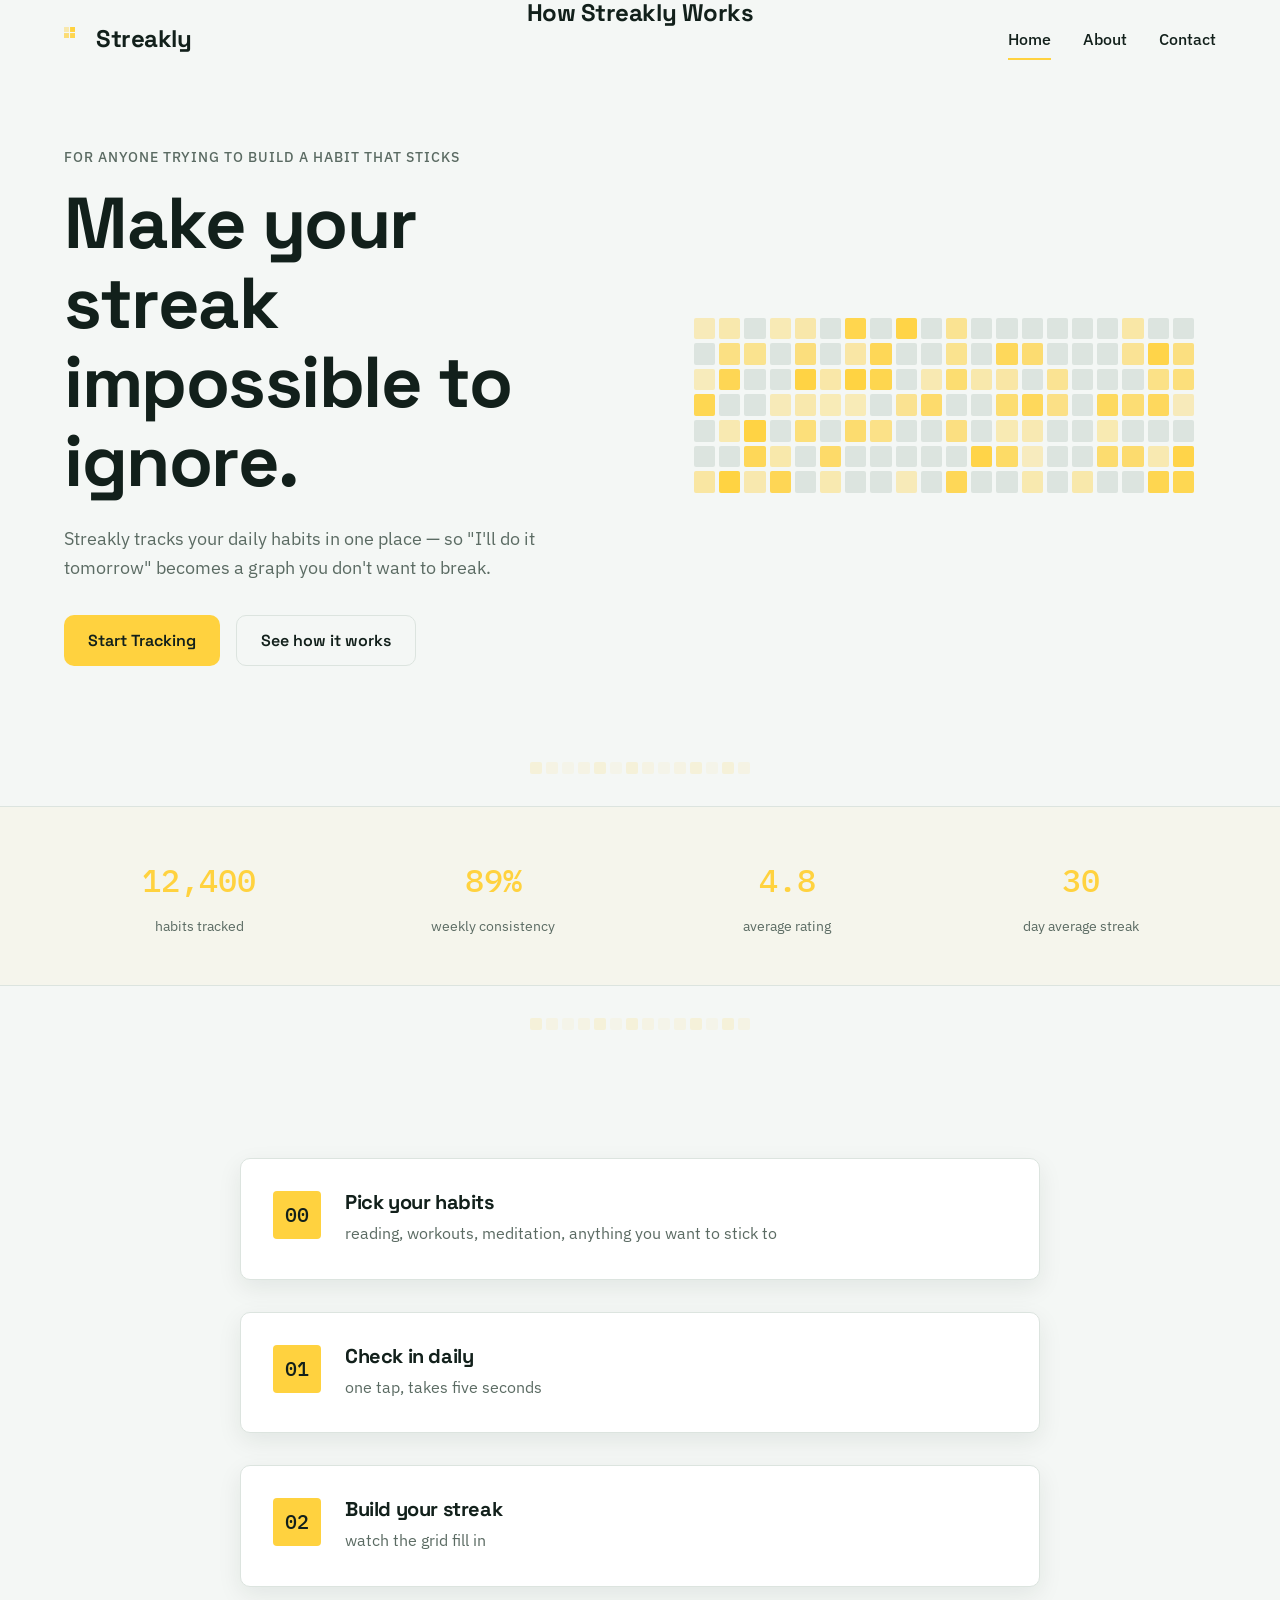
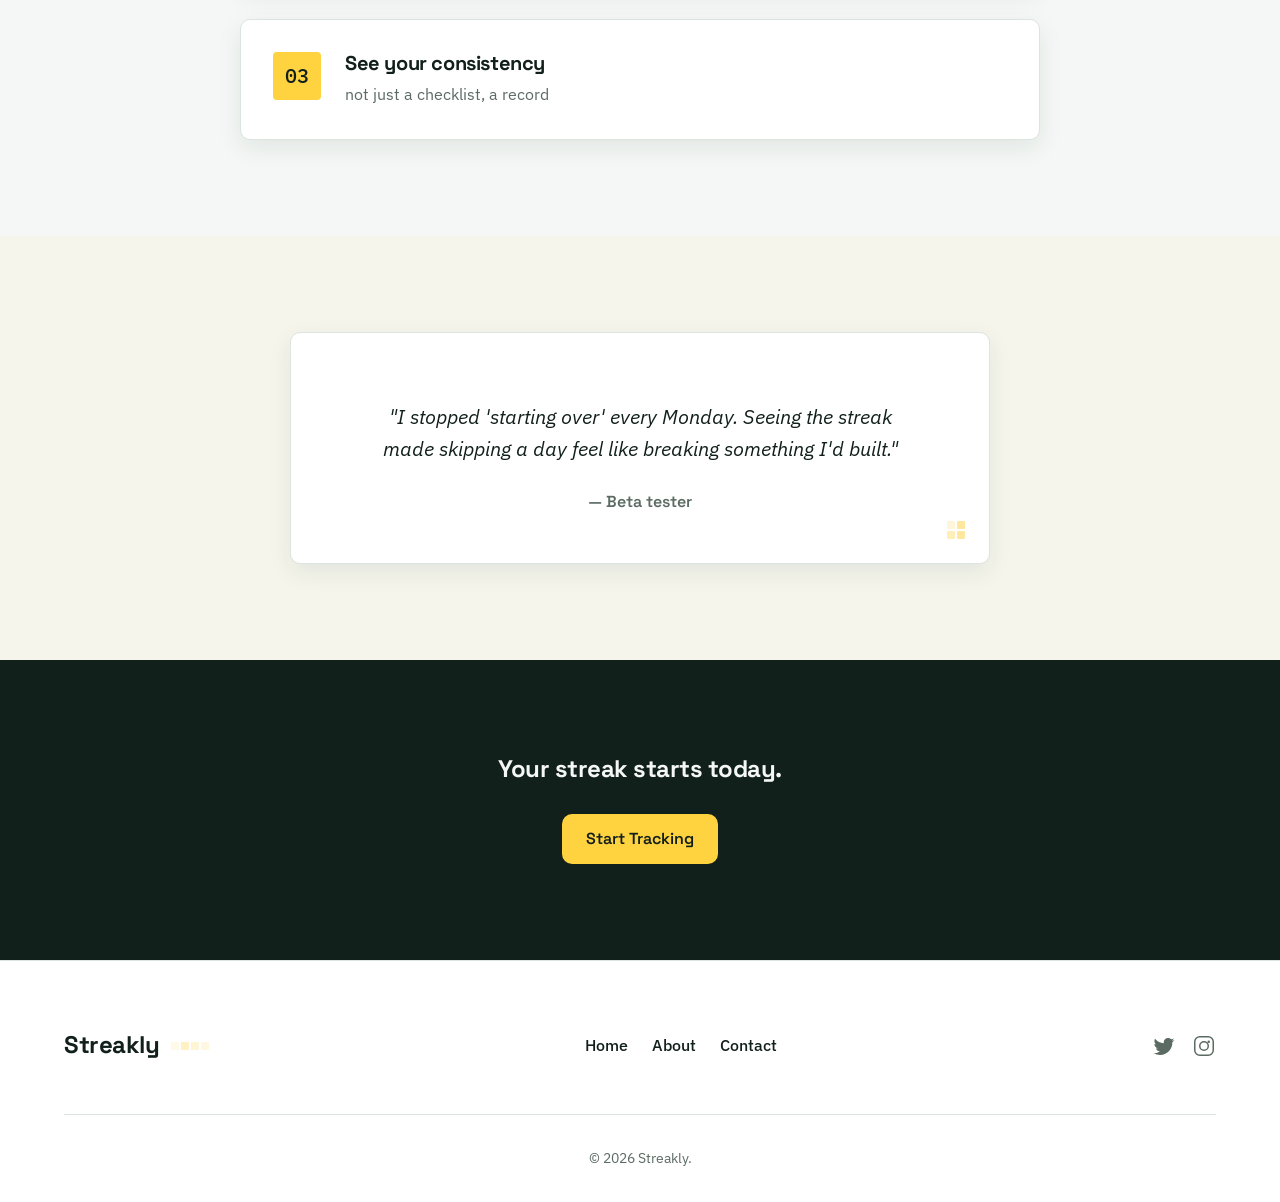
<file: index.html>
<!DOCTYPE html>
<html lang="en">
<head>
  <meta charset="UTF-8">
  <meta name="viewport" content="width=device-width, initial-scale=1.0">
  <title>Streakly | Make your streak impossible to ignore.</title>
  
  <link rel="preconnect" href="https://fonts.googleapis.com">
  <link rel="preconnect" href="https://fonts.gstatic.com" crossorigin>
  <link href="https://fonts.googleapis.com/css2?family=IBM+Plex+Mono:wght@400;500&family=IBM+Plex+Sans:wght@400;500&family=Space+Grotesk:wght@600;700&display=swap" rel="stylesheet">
  
  <link rel="stylesheet" href="css/style.css">
</head>
<body>

  <!-- Navigation -->
  <header>
    <div class="container nav-container">
      <a href="index.html" class="logo-wrap" aria-label="Streakly Home">
        <div class="logo-mark" aria-hidden="true">
          <svg viewBox="0 0 10 10" xmlns="http://www.w3.org/2000/svg">
            <rect x="0" y="0" width="4.5" height="4.5" style="fill: var(--signal); opacity: 0.4;" />
            <rect x="5.5" y="0" width="4.5" height="4.5" style="fill: var(--signal); opacity: 1;" />
            <rect x="0" y="5.5" width="4.5" height="4.5" style="fill: var(--signal); opacity: 0.7;" />
            <rect x="5.5" y="5.5" width="4.5" height="4.5" style="fill: var(--signal); opacity: 0.9;" />
          </svg>
        </div>
        Streakly
      </a>
      
      <nav class="nav-links">
        <a href="index.html" class="nav-link active">Home</a>
        <a href="about.html" class="nav-link">About</a>
        <a href="contact.html" class="nav-link">Contact</a>
      </nav>
      
      <button class="menu-toggle" aria-label="Toggle Menu" aria-expanded="false">
        <span class="hamburger-line"></span>
        <span class="hamburger-line"></span>
        <span class="hamburger-line"></span>
      </button>
    </div>
  </header>
  <div class="mobile-scrim"></div>

  <main>
    <!-- Hero Section -->
    <section class="hero">
      <div class="container hero-grid">
        <div class="hero-content">
          <span class="hero-eyebrow">For anyone trying to build a habit that sticks</span>
          <h1>
            Make your streak <span class="emphasis-wrap">impossible<svg viewBox="0 0 180 20" preserveAspectRatio="none"><path class="draw-line" d="M3,15 Q50,5 90,13 T177,10"></path></svg></span> to ignore.
          </h1>
          <p>Streakly tracks your daily habits in one place &mdash; so "I'll do it tomorrow" becomes a graph you don't want to break.</p>
          <div class="hero-actions">
            <a href="contact.html" class="btn btn-primary">Start Tracking</a>
            <a href="#how-it-works" class="btn btn-ghost">See how it works</a>
          </div>
        </div>
        
        <div class="hero-visual" aria-hidden="true">
          <!-- Spark Glyph for Beat 2 -->
          <svg class="spark-glyph" viewBox="0 0 24 24" xmlns="http://www.w3.org/2000/svg">
            <path d="M12 2L15 10L22 12L15 14L12 22L9 14L2 12L9 10L12 2Z" fill="currentColor"/>
          </svg>
          
          <div class="heatmap-grid">
            <!-- JS will populate the 7x20 grid here with <button> elements -->
          </div>
        </div>
      </div>
    </section>

    <!-- Motif: Section Divider -->
    <div class="section-divider" aria-hidden="true">
      <div class="motif-square"></div><div class="motif-square"></div><div class="motif-square"></div>
      <div class="motif-square"></div><div class="motif-square"></div><div class="motif-square"></div>
      <div class="motif-square"></div><div class="motif-square"></div><div class="motif-square"></div>
      <div class="motif-square"></div><div class="motif-square"></div><div class="motif-square"></div>
      <div class="motif-square"></div><div class="motif-square"></div>
    </div>

    <!-- Stats Ticker -->
    <!-- Placeholder sample data below -->
    <section class="stats-ticker">
      <div class="container stats-grid">
        <div class="stat-item">
          <span class="stat-number">12,400</span>
          <span class="stat-label">habits tracked</span>
        </div>
        <div class="stat-item">
          <span class="stat-number">89%</span>
          <span class="stat-label">weekly consistency</span>
        </div>
        <div class="stat-item">
          <span class="stat-number">4.8</span>
          <span class="stat-label">average rating</span>
        </div>
        <div class="stat-item">
          <span class="stat-number">30</span>
          <span class="stat-label">day average streak</span>
        </div>
      </div>
    </section>

    <!-- Motif: Section Divider -->
    <div class="section-divider" aria-hidden="true">
      <div class="motif-square"></div><div class="motif-square"></div><div class="motif-square"></div>
      <div class="motif-square"></div><div class="motif-square"></div><div class="motif-square"></div>
      <div class="motif-square"></div><div class="motif-square"></div><div class="motif-square"></div>
      <div class="motif-square"></div><div class="motif-square"></div><div class="motif-square"></div>
      <div class="motif-square"></div><div class="motif-square"></div>
    </div>

    <!-- How It Works Section -->
    <section id="how-it-works" class="how-it-works">
      <div class="container">
        <header class="section-header">
          <h2>How Streakly Works</h2>
        </header>
        
        <div class="steps-list">
          <div class="step-row">
            <div class="step-badge">00</div>
            <div class="step-content">
              <h3>Pick your habits</h3>
              <p>reading, workouts, meditation, anything you want to stick to</p>
            </div>
          </div>
          
          <div class="step-row">
            <div class="step-badge">01</div>
            <div class="step-content">
              <h3>Check in daily</h3>
              <p>one tap, takes five seconds</p>
            </div>
          </div>
          
          <div class="step-row">
            <div class="step-badge">02</div>
            <div class="step-content">
              <h3>Build your streak</h3>
              <p>watch the grid fill in</p>
            </div>
          </div>
          
          <div class="step-row">
            <div class="step-badge">03</div>
            <div class="step-content">
              <h3>See your consistency</h3>
              <p>not just a checklist, a record</p>
            </div>
          </div>
        </div>
      </div>
    </section>

    <!-- Testimonial Section -->
    <section class="testimonial">
      <div class="container">
        <div class="testimonial-card">
          <!-- Motif: Corner Cluster -->
          <div class="corner-cluster" aria-hidden="true">
            <div></div><div></div><div></div><div></div>
          </div>
          
          <!-- PLACEHOLDER: swap for a real user quote once available -->
          <blockquote class="testimonial-quote">
            "I stopped 'starting over' every Monday. Seeing the streak made skipping a day feel like breaking something I'd built."
          </blockquote>
          <div class="testimonial-author">&mdash; Beta tester</div>
        </div>
      </div>
    </section>

    <!-- Final CTA Band -->
    <section class="cta-band">
      <div class="container">
        <h2>Your streak starts today.</h2>
        <a href="contact.html" class="btn btn-primary">Start Tracking</a>
      </div>
    </section>
  </main>

  <!-- Footer -->
  <footer>
    <div class="container">
      <div class="footer-top">
        <div class="footer-logo-area">
          <a href="index.html" class="logo-wrap" aria-label="Streakly Home">
            Streakly
          </a>
          <div class="footer-grid-echo" aria-hidden="true">
            <div></div><div></div><div></div><div></div>
          </div>
        </div>
        
        <nav class="footer-links">
          <a href="index.html" class="nav-link">Home</a>
          <a href="about.html" class="nav-link">About</a>
          <a href="contact.html" class="nav-link">Contact</a>
        </nav>
        <div class="footer-social">
          <!-- Generic social icon placeholders -->
          <a href="#" class="social-icon" aria-label="Twitter">
            <svg viewBox="0 0 24 24" fill="currentColor" xmlns="http://www.w3.org/2000/svg">
              <path d="M22.46 6c-.77.35-1.6.58-2.46.69.88-.53 1.56-1.37 1.88-2.38-.83.5-1.75.85-2.72 1.05C18.37 4.5 17.26 4 16 4c-2.35 0-4.27 1.92-4.27 4.29 0 .34.04.67.11.98C8.28 9.09 5.11 7.38 3 4.79c-.37.63-.58 1.37-.58 2.15 0 1.49.75 2.81 1.91 3.56-.71 0-1.37-.2-1.95-.5v.03c0 2.08 1.48 3.82 3.44 4.21a4.22 4.22 0 0 1-1.93.07 4.28 4.28 0 0 0 4 2.98 8.521 8.521 0 0 1-5.33 1.84c-.34 0-.68-.02-1.02-.06C3.44 20.29 5.7 21 8.12 21 16 21 20.33 14.46 20.33 8.79c0-.19 0-.37-.01-.56.84-.6 1.56-1.36 2.14-2.23z"/>
            </svg>
          </a>
          <a href="#" class="social-icon" aria-label="Instagram">
            <svg viewBox="0 0 24 24" fill="currentColor" xmlns="http://www.w3.org/2000/svg">
              <path d="M7.75 2h8.5A5.75 5.75 0 0 1 22 7.75v8.5A5.75 5.75 0 0 1 16.25 22h-8.5A5.75 5.75 0 0 1 2 16.25v-8.5A5.75 5.75 0 0 1 7.75 2zm0 1.5c-2.347 0-4.25 1.903-4.25 4.25v8.5c0 2.347 1.903 4.25 4.25 4.25h8.5c2.347 0 4.25-1.903 4.25-4.25v-8.5c0-2.347-1.903-4.25-4.25-4.25h-8.5zM12 7a5 5 0 1 1 0 10 5 5 0 0 1 0-10zm0 1.5a3.5 3.5 0 1 0 0 7 3.5 3.5 0 0 0 0-7zm4.75-2a1.25 1.25 0 1 1 0 2.5 1.25 1.25 0 0 1 0-2.5z"/>
            </svg>
          </a>
        </div>
      </div>
      <div class="footer-bottom">
        &copy; 2026 Streakly.
      </div>
    </div>
  </footer>

  <script src="js/script.js"></script>
</body>
</html>
</file>
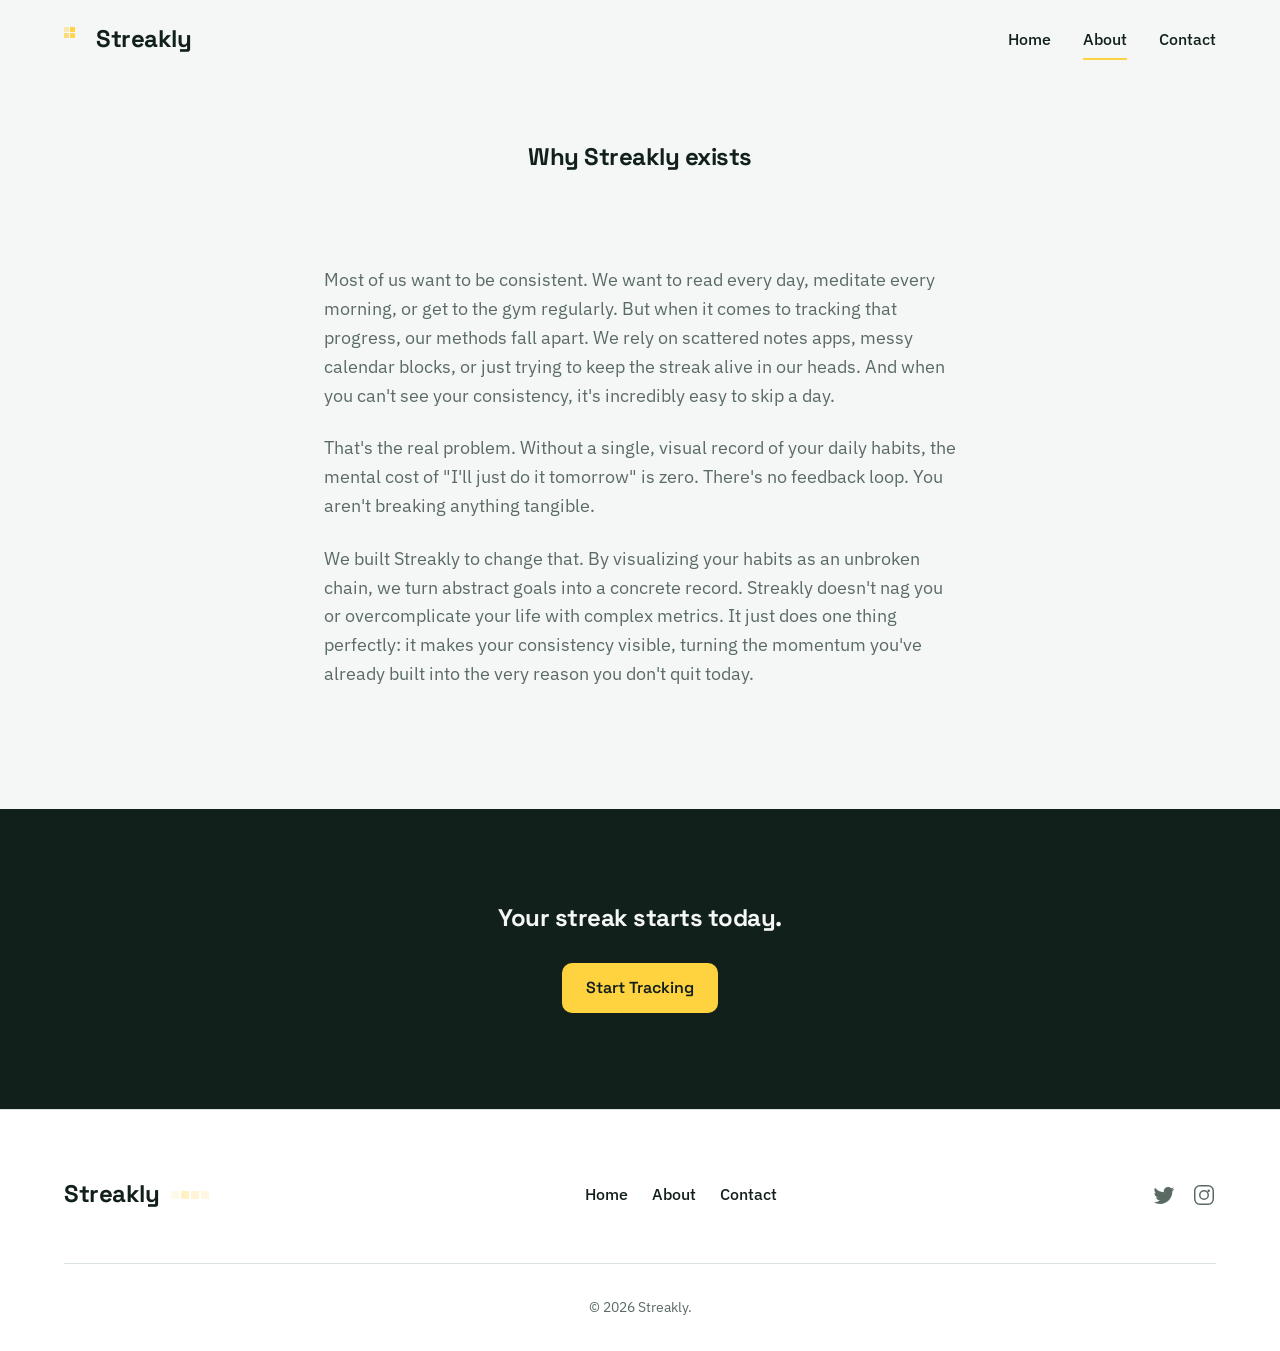
<file: about.html>
<!DOCTYPE html>
<html lang="en">
<head>
  <meta charset="UTF-8">
  <meta name="viewport" content="width=device-width, initial-scale=1.0">
  <title>About | Streakly</title>
  
  <link rel="preconnect" href="https://fonts.googleapis.com">
  <link rel="preconnect" href="https://fonts.gstatic.com" crossorigin>
  <link href="https://fonts.googleapis.com/css2?family=IBM+Plex+Mono:wght@400;500&family=IBM+Plex+Sans:wght@400;500&family=Space+Grotesk:wght@600;700&display=swap" rel="stylesheet">
  
  <link rel="stylesheet" href="css/style.css">
</head>
<body>

  <!-- Navigation -->
  <header>
    <div class="container nav-container">
      <a href="index.html" class="logo-wrap" aria-label="Streakly Home">
        <div class="logo-mark" aria-hidden="true">
          <svg viewBox="0 0 10 10" xmlns="http://www.w3.org/2000/svg">
            <rect x="0" y="0" width="4.5" height="4.5" style="fill: var(--signal); opacity: 0.4;" />
            <rect x="5.5" y="0" width="4.5" height="4.5" style="fill: var(--signal); opacity: 1;" />
            <rect x="0" y="5.5" width="4.5" height="4.5" style="fill: var(--signal); opacity: 0.7;" />
            <rect x="5.5" y="5.5" width="4.5" height="4.5" style="fill: var(--signal); opacity: 0.9;" />
          </svg>
        </div>
        Streakly
      </a>
      
      <nav class="nav-links">
        <a href="index.html" class="nav-link">Home</a>
        <a href="about.html" class="nav-link active">About</a>
        <a href="contact.html" class="nav-link">Contact</a>
      </nav>
      
      <button class="menu-toggle" aria-label="Toggle Menu" aria-expanded="false">
        <span class="hamburger-line"></span>
        <span class="hamburger-line"></span>
        <span class="hamburger-line"></span>
      </button>
    </div>
  </header>
  <div class="mobile-scrim"></div>

  <main>
    <section class="page-hero">
      <div class="container">
        <h1>Why Streakly exists</h1>
      </div>
    </section>

    <section class="content-section">
      <div class="container">
        <p>Most of us want to be consistent. We want to read every day, meditate every morning, or get to the gym regularly. But when it comes to tracking that progress, our methods fall apart. We rely on scattered notes apps, messy calendar blocks, or just trying to keep the streak alive in our heads. And when you can't see your consistency, it's incredibly easy to skip a day.</p>
        
        <p>That's the real problem. Without a single, visual record of your daily habits, the mental cost of "I'll just do it tomorrow" is zero. There's no feedback loop. You aren't breaking anything tangible.</p>
        
        <p>We built Streakly to change that. By visualizing your habits as an unbroken chain, we turn abstract goals into a concrete record. Streakly doesn't nag you or overcomplicate your life with complex metrics. It just does one thing perfectly: it makes your consistency visible, turning the momentum you've already built into the very reason you don't quit today.</p>
      </div>
    </section>
    
    <section class="cta-band">
      <div class="container">
        <h2>Your streak starts today.</h2>
        <a href="contact.html" class="btn btn-primary">Start Tracking</a>
      </div>
    </section>
  </main>

  <!-- Footer -->
  <footer>
    <div class="container">
      <div class="footer-top">
        <div class="footer-logo-area">
          <a href="index.html" class="logo-wrap" aria-label="Streakly Home">
            Streakly
          </a>
          <div class="footer-grid-echo" aria-hidden="true">
            <div></div><div></div><div></div><div></div>
          </div>
        </div>
        
        <nav class="footer-links">
          <a href="index.html" class="nav-link">Home</a>
          <a href="about.html" class="nav-link">About</a>
          <a href="contact.html" class="nav-link">Contact</a>
        </nav>
        <div class="footer-social">
          <a href="#" class="social-icon" aria-label="Twitter">
            <svg viewBox="0 0 24 24" fill="currentColor" xmlns="http://www.w3.org/2000/svg">
              <path d="M22.46 6c-.77.35-1.6.58-2.46.69.88-.53 1.56-1.37 1.88-2.38-.83.5-1.75.85-2.72 1.05C18.37 4.5 17.26 4 16 4c-2.35 0-4.27 1.92-4.27 4.29 0 .34.04.67.11.98C8.28 9.09 5.11 7.38 3 4.79c-.37.63-.58 1.37-.58 2.15 0 1.49.75 2.81 1.91 3.56-.71 0-1.37-.2-1.95-.5v.03c0 2.08 1.48 3.82 3.44 4.21a4.22 4.22 0 0 1-1.93.07 4.28 4.28 0 0 0 4 2.98 8.521 8.521 0 0 1-5.33 1.84c-.34 0-.68-.02-1.02-.06C3.44 20.29 5.7 21 8.12 21 16 21 20.33 14.46 20.33 8.79c0-.19 0-.37-.01-.56.84-.6 1.56-1.36 2.14-2.23z"/>
            </svg>
          </a>
          <a href="#" class="social-icon" aria-label="Instagram">
            <svg viewBox="0 0 24 24" fill="currentColor" xmlns="http://www.w3.org/2000/svg">
              <path d="M7.75 2h8.5A5.75 5.75 0 0 1 22 7.75v8.5A5.75 5.75 0 0 1 16.25 22h-8.5A5.75 5.75 0 0 1 2 16.25v-8.5A5.75 5.75 0 0 1 7.75 2zm0 1.5c-2.347 0-4.25 1.903-4.25 4.25v8.5c0 2.347 1.903 4.25 4.25 4.25h8.5c2.347 0 4.25-1.903 4.25-4.25v-8.5c0-2.347-1.903-4.25-4.25-4.25h-8.5zM12 7a5 5 0 1 1 0 10 5 5 0 0 1 0-10zm0 1.5a3.5 3.5 0 1 0 0 7 3.5 3.5 0 0 0 0-7zm4.75-2a1.25 1.25 0 1 1 0 2.5 1.25 1.25 0 0 1 0-2.5z"/>
            </svg>
          </a>
        </div>
      </div>
      <div class="footer-bottom">
        &copy; 2026 Streakly.
      </div>
    </div>
  </footer>

  <script src="js/script.js"></script>
</body>
</html>
</file>
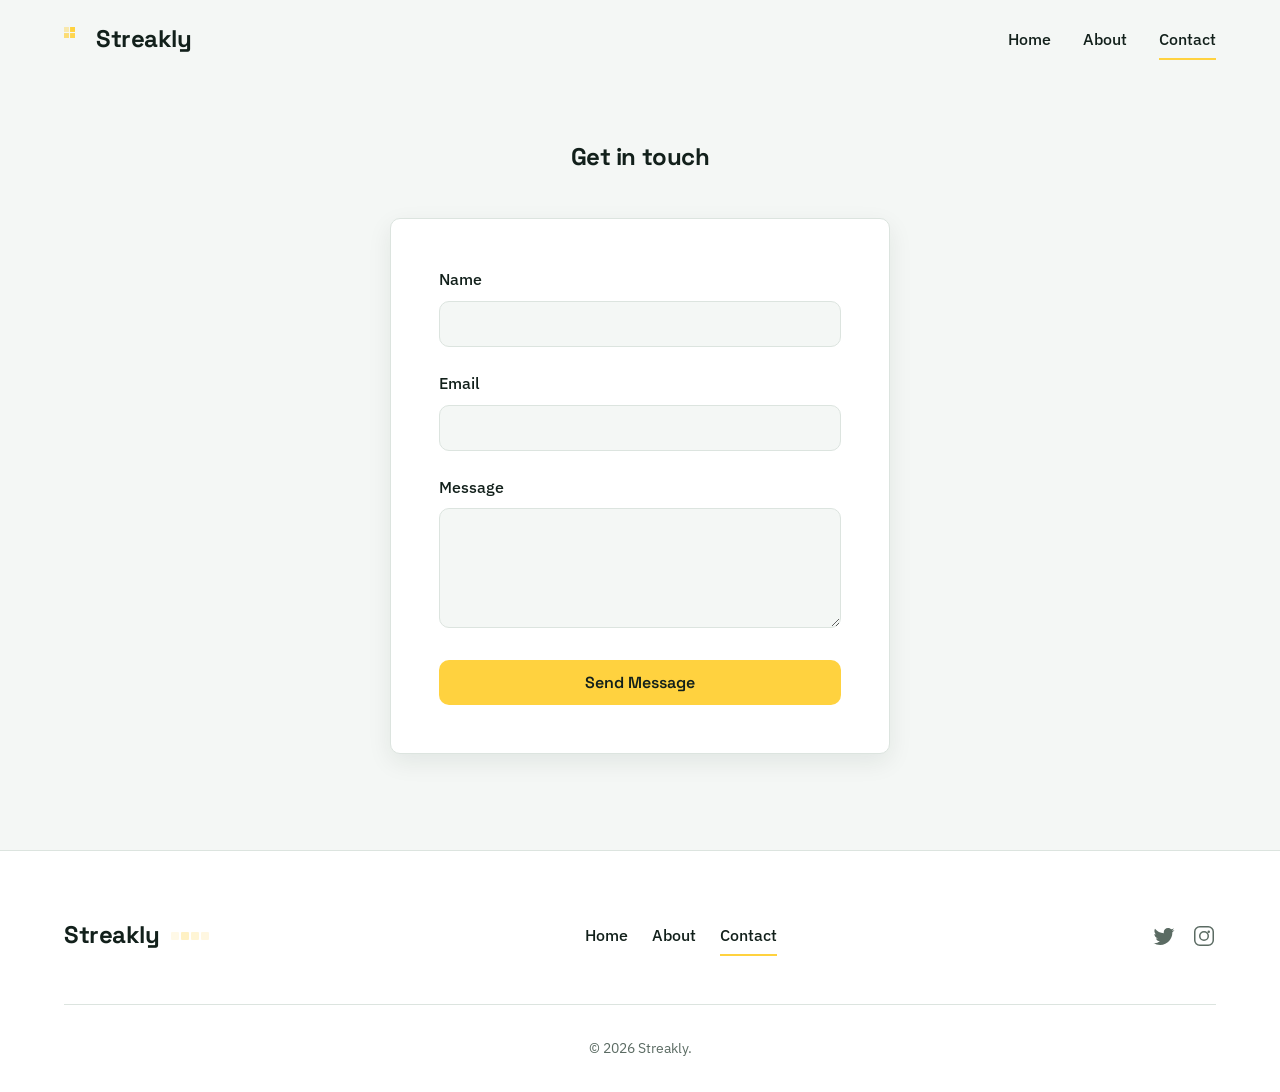
<file: contact.html>
<!DOCTYPE html>
<html lang="en">
<head>
  <meta charset="UTF-8">
  <meta name="viewport" content="width=device-width, initial-scale=1.0">
  <title>Contact | Streakly</title>
  
  <link rel="preconnect" href="https://fonts.googleapis.com">
  <link rel="preconnect" href="https://fonts.gstatic.com" crossorigin>
  <link href="https://fonts.googleapis.com/css2?family=IBM+Plex+Mono:wght@400;500&family=IBM+Plex+Sans:wght@400;500&family=Space+Grotesk:wght@600;700&display=swap" rel="stylesheet">
  
  <link rel="stylesheet" href="css/style.css">
</head>
<body>

  <!-- Navigation -->
  <header>
    <div class="container nav-container">
      <a href="index.html" class="logo-wrap" aria-label="Streakly Home">
        <div class="logo-mark" aria-hidden="true">
          <svg viewBox="0 0 10 10" xmlns="http://www.w3.org/2000/svg">
            <rect x="0" y="0" width="4.5" height="4.5" style="fill: var(--signal); opacity: 0.4;" />
            <rect x="5.5" y="0" width="4.5" height="4.5" style="fill: var(--signal); opacity: 1;" />
            <rect x="0" y="5.5" width="4.5" height="4.5" style="fill: var(--signal); opacity: 0.7;" />
            <rect x="5.5" y="5.5" width="4.5" height="4.5" style="fill: var(--signal); opacity: 0.9;" />
          </svg>
        </div>
        Streakly
      </a>
      
      <nav class="nav-links">
        <a href="index.html" class="nav-link">Home</a>
        <a href="about.html" class="nav-link">About</a>
        <a href="contact.html" class="nav-link active">Contact</a>
      </nav>
      
      <button class="menu-toggle" aria-label="Toggle Menu" aria-expanded="false">
        <span class="hamburger-line"></span>
        <span class="hamburger-line"></span>
        <span class="hamburger-line"></span>
      </button>
    </div>
  </header>
  <div class="mobile-scrim"></div>

  <main>
    <section class="page-hero">
      <div class="container">
        <h1>Get in touch</h1>
      </div>
    </section>

    <section class="content-section" style="padding-top: 0;">
      <div class="container">
        <div class="contact-form-container">
          <div class="form-success" role="alert" aria-live="polite">
            Thank you! Your message has been sent. We'll be in touch soon.
          </div>
          
          <form id="contactForm" novalidate>
            <div class="form-group">
              <label for="name" class="form-label">Name</label>
              <input type="text" id="name" name="name" class="form-control" required aria-required="true">
            </div>
            
            <div class="form-group">
              <label for="email" class="form-label">Email</label>
              <input type="email" id="email" name="email" class="form-control" required aria-required="true">
            </div>
            
            <div class="form-group">
              <label for="message" class="form-label">Message</label>
              <textarea id="message" name="message" class="form-control" required aria-required="true"></textarea>
            </div>
            
            <button type="submit" class="btn btn-primary" style="width: 100%;">Send Message</button>
          </form>
        </div>
      </div>
    </section>
  </main>

  <!-- Footer -->
  <footer>
    <div class="container">
      <div class="footer-top">
        <div class="footer-logo-area">
          <a href="index.html" class="logo-wrap" aria-label="Streakly Home">
            Streakly
          </a>
          <div class="footer-grid-echo" aria-hidden="true">
            <div></div><div></div><div></div><div></div>
          </div>
        </div>
        
        <nav class="footer-links">
          <a href="index.html" class="nav-link">Home</a>
          <a href="about.html" class="nav-link">About</a>
          <a href="contact.html" class="nav-link active">Contact</a>
        </nav>
        <div class="footer-social">
          <a href="#" class="social-icon" aria-label="Twitter">
            <svg viewBox="0 0 24 24" fill="currentColor" xmlns="http://www.w3.org/2000/svg">
              <path d="M22.46 6c-.77.35-1.6.58-2.46.69.88-.53 1.56-1.37 1.88-2.38-.83.5-1.75.85-2.72 1.05C18.37 4.5 17.26 4 16 4c-2.35 0-4.27 1.92-4.27 4.29 0 .34.04.67.11.98C8.28 9.09 5.11 7.38 3 4.79c-.37.63-.58 1.37-.58 2.15 0 1.49.75 2.81 1.91 3.56-.71 0-1.37-.2-1.95-.5v.03c0 2.08 1.48 3.82 3.44 4.21a4.22 4.22 0 0 1-1.93.07 4.28 4.28 0 0 0 4 2.98 8.521 8.521 0 0 1-5.33 1.84c-.34 0-.68-.02-1.02-.06C3.44 20.29 5.7 21 8.12 21 16 21 20.33 14.46 20.33 8.79c0-.19 0-.37-.01-.56.84-.6 1.56-1.36 2.14-2.23z"/>
            </svg>
          </a>
          <a href="#" class="social-icon" aria-label="Instagram">
            <svg viewBox="0 0 24 24" fill="currentColor" xmlns="http://www.w3.org/2000/svg">
              <path d="M7.75 2h8.5A5.75 5.75 0 0 1 22 7.75v8.5A5.75 5.75 0 0 1 16.25 22h-8.5A5.75 5.75 0 0 1 2 16.25v-8.5A5.75 5.75 0 0 1 7.75 2zm0 1.5c-2.347 0-4.25 1.903-4.25 4.25v8.5c0 2.347 1.903 4.25 4.25 4.25h8.5c2.347 0 4.25-1.903 4.25-4.25v-8.5c0-2.347-1.903-4.25-4.25-4.25h-8.5zM12 7a5 5 0 1 1 0 10 5 5 0 0 1 0-10zm0 1.5a3.5 3.5 0 1 0 0 7 3.5 3.5 0 0 0 0-7zm4.75-2a1.25 1.25 0 1 1 0 2.5 1.25 1.25 0 0 1 0-2.5z"/>
            </svg>
          </a>
        </div>
      </div>
      <div class="footer-bottom">
        &copy; 2026 Streakly.
      </div>
    </div>
  </footer>

  <script src="js/script.js"></script>
</body>
</html>
</file>
<file: css/style.css>
/* ==========================================================================
   Design Tokens
   ========================================================================== */
:root {
  /* Colors */
  --paper: #F4F7F5;
  --paper-tint: color-mix(in srgb, var(--signal) 5%, var(--paper));
  --surface: #FFFFFF;
  --ink: #12201B;
  --ink-muted: #5B6B63;
  --signal: #FFD23F;
  --border: #DCE4DF;

  /* Spacing Scale */
  --s-4: 4px;
  --s-8: 8px;
  --s-12: 12px;
  --s-16: 16px;
  --s-24: 24px;
  --s-32: 32px;
  --s-48: 48px;
  --s-64: 64px;
  --s-96: 96px;
  --s-128: 128px;

  /* Typography */
  --font-display: 'Space Grotesk', sans-serif;
  --font-body: 'IBM Plex Sans', sans-serif;
  --font-mono: 'IBM Plex Mono', monospace;

  /* Borders & Shadows */
  --radius: 10px;
  --shadow: 0 8px 24px rgba(18, 32, 27, 0.08);

  /* Nav layout config */
  --nav-height: 80px;
}

/* Fallback for browsers lacking color-mix support */
@supports not (color: color-mix(in srgb, red 10%, blue)) {
  :root {
    --paper-tint: #F7F4E9;
  }
}

/* ==========================================================================
   Reset & Base Styles
   ========================================================================== */
*, *::before, *::after {
  box-sizing: border-box;
}

body {
  margin: 0;
  padding: 0;
  font-family: var(--font-body);
  color: var(--ink);
  background-color: var(--paper);
  line-height: 1.6;
  overflow-x: hidden;
  transition: opacity 0.2s ease-out; /* Page cross-fade base */
}

body.fade-out {
  opacity: 0;
}

h1, h2, h3, h4, h5, h6 {
  margin: 0;
  font-family: var(--font-display);
  font-weight: 700;
  line-height: 1.1;
  color: var(--ink);
  letter-spacing: -0.02em;
}

p {
  margin: 0 0 var(--s-16);
  color: var(--ink-muted);
}

a {
  color: inherit;
  text-decoration: none;
}

ul {
  list-style: none;
  padding: 0;
  margin: 0;
}

img, svg {
  display: block;
  max-width: 100%;
}

/* Visible keyboard focus outline */
:focus-visible {
  outline: 2px solid var(--signal);
  outline-offset: 2px;
}

/* Ensure custom buttons also show focus cleanly */
button:focus-visible {
  outline: 2px solid var(--signal);
  outline-offset: 2px;
}

.container {
  width: 100%;
  max-width: 1200px;
  margin: 0 auto;
  padding: 0 var(--s-24);
}

/* ==========================================================================
   Buttons
   ========================================================================== */
.btn {
  position: relative;
  display: inline-flex;
  align-items: center;
  justify-content: center;
  padding: var(--s-12) var(--s-24);
  border-radius: var(--radius);
  font-family: var(--font-display);
  font-weight: 600;
  font-size: 1rem;
  cursor: pointer;
  border: none;
  transition: transform 0.2s ease, opacity 0.2s ease, color 0.3s ease;
  overflow: hidden;
  letter-spacing: normal;
}

.btn:active {
  transform: scale(0.98);
}

.btn-primary {
  background-color: var(--signal);
  color: var(--ink);
  z-index: 1;
}

.btn-primary::before {
  content: '';
  position: absolute;
  top: 0;
  left: -100%;
  width: 100%;
  height: 100%;
  background-color: rgba(255, 255, 255, 0.3);
  border-radius: 2px; /* sweep square motif */
  transition: transform 0.4s cubic-bezier(0.16, 1, 0.3, 1);
  transform: translateX(0);
  z-index: -1;
}

.btn-primary:hover::before {
  transform: translateX(100%);
}

.btn-ghost {
  background-color: transparent;
  color: var(--ink);
  border: 1px solid var(--border);
}

.btn-ghost:hover {
  background-color: rgba(18, 32, 27, 0.05);
}

/* ==========================================================================
   Navigation
   ========================================================================== */
header {
  position: fixed;
  top: 0;
  left: 0;
  width: 100%;
  height: var(--nav-height);
  z-index: 100;
  transition: background-color 0.25s ease, backdrop-filter 0.25s ease, border-bottom 0.25s ease;
  background-color: transparent;
  border-bottom: 1px solid transparent;
}

header.scrolled {
  background-color: rgba(255, 255, 255, 0.92);
  backdrop-filter: blur(12px);
  -webkit-backdrop-filter: blur(12px);
  border-bottom: 1px solid var(--border);
}

.nav-container {
  display: flex;
  align-items: center;
  justify-content: space-between;
  height: 100%;
}

.logo-wrap {
  display: flex;
  align-items: center;
  gap: var(--s-8);
  font-family: var(--font-display);
  font-weight: 700;
  font-size: 1.5rem;
  letter-spacing: -0.02em;
}

.logo-mark {
  width: 24px;
  height: 24px;
  display: grid;
  grid-template-columns: 1fr 1fr;
  grid-template-rows: 1fr 1fr;
  gap: 2px;
}

.logo-mark rect {
  fill: var(--signal);
}

/* Desktop Nav Links */
.nav-links {
  display: flex;
  gap: var(--s-32);
}

.nav-link {
  position: relative;
  font-weight: 500;
  padding: var(--s-8) 0;
  transition: color 0.2s ease;
}

.nav-link:hover {
  color: var(--ink);
}

.nav-link::after {
  content: '';
  position: absolute;
  bottom: 0;
  left: 0;
  width: 100%;
  height: 2px;
  background-color: var(--signal);
  transform: scaleX(0);
  transform-origin: center;
  transition: transform 0.2s ease;
}

.nav-link:hover::after,
.nav-link.active::after {
  transform: scaleX(1);
}

/* Mobile Nav / Hamburger */
.menu-toggle {
  display: none;
  background: none;
  border: none;
  padding: var(--s-8);
  cursor: pointer;
  z-index: 101;
}

.hamburger-line {
  display: block;
  width: 24px;
  height: 2px;
  background-color: var(--ink);
  margin: 5px 0;
  transition: transform 0.3s ease, opacity 0.3s ease;
}

.menu-toggle.is-active .hamburger-line:nth-child(1) {
  transform: translateY(7px) rotate(45deg);
}
.menu-toggle.is-active .hamburger-line:nth-child(2) {
  opacity: 0;
}
.menu-toggle.is-active .hamburger-line:nth-child(3) {
  transform: translateY(-7px) rotate(-45deg);
}

.mobile-scrim {
  display: none;
  position: fixed;
  inset: 0;
  background-color: rgba(18, 32, 27, 0.4);
  z-index: 99;
  opacity: 0;
  transition: opacity 0.3s ease;
  pointer-events: none;
}

.mobile-scrim.is-active {
  opacity: 1;
  pointer-events: auto;
}

/* ==========================================================================
   Hero Section & Heatmap Grid
   ========================================================================== */
.hero {
  padding-top: calc(var(--nav-height) + var(--s-64));
  padding-bottom: var(--s-64);
}

.hero-grid {
  display: grid;
  grid-template-columns: 1fr 1fr;
  gap: var(--s-64);
  align-items: center;
}

.hero-content h1 {
  font-size: clamp(2.5rem, 6vw, 4.5rem);
  margin-bottom: var(--s-24);
  position: relative;
}

.emphasis-wrap {
  position: relative;
  display: inline-block;
  white-space: nowrap;
}

.emphasis-wrap svg {
  position: absolute;
  bottom: -0.1em;
  left: 0;
  width: 100%;
  height: 0.3em;
  overflow: visible;
}

.draw-line {
  fill: none;
  stroke: var(--signal);
  stroke-width: 4px;
  stroke-linecap: round;
  stroke-linejoin: round;
  /* SVG animation controlled by JS & CSS */
  stroke-dasharray: 200;
  stroke-dashoffset: 200;
}

.draw-line.animate-in {
  transition: stroke-dashoffset 0.5s cubic-bezier(0.16, 1, 0.3, 1);
  stroke-dashoffset: 0;
}

.hero-eyebrow {
  display: inline-block;
  font-weight: 500;
  color: var(--ink-muted);
  text-transform: uppercase;
  letter-spacing: 1px;
  font-size: 0.875rem;
  margin-bottom: var(--s-16);
}

.hero-content p {
  font-size: 1.125rem;
  margin-bottom: var(--s-32);
  max-width: 500px;
}

.hero-actions {
  display: flex;
  gap: var(--s-16);
  flex-wrap: wrap;
}

/* Heatmap Wrapper */
.hero-visual {
  display: flex;
  justify-content: center;
  position: relative;
}

.heatmap-grid {
  display: grid;
  grid-template-columns: repeat(20, 1fr);
  grid-template-rows: repeat(7, 1fr);
  gap: 4px;
  width: 100%;
  max-width: 500px;
  aspect-ratio: 20 / 7;
  position: relative;
}

/* Spark Glyph (Beat 2) */
.spark-glyph {
  position: absolute;
  top: -12px;
  left: 0;
  width: 24px;
  height: 24px;
  color: var(--signal);
  opacity: 0;
  pointer-events: none;
  z-index: 2;
  transform: translateX(0);
}

.spark-glyph.animate-in {
  animation: sparkTravel 1s cubic-bezier(0.25, 0.1, 0.25, 1) forwards;
}

@keyframes sparkTravel {
  0% { opacity: 0; transform: translateX(0px) scale(0.5); }
  10% { opacity: 1; transform: translateX(20px) scale(1); }
  90% { opacity: 1; transform: translateX(calc(100% - 24px)) scale(1); }
  100% { opacity: 0; transform: translateX(100%) scale(0.5); }
}

/* Individual Cell */
.heatmap-cell {
  background-color: var(--border);
  border-radius: 2px;
  opacity: 0; /* Starts hidden for Beat 1 */
  border: none;
  padding: 0;
  margin: 0;
  cursor: pointer;
  transition: transform 0.1s ease, filter 0.1s ease;
  position: relative;
}

.heatmap-cell:hover,
.heatmap-cell:focus-visible {
  transform: scale(1.1);
  filter: brightness(0.95);
  z-index: 10;
}

.heatmap-cell.animate-in {
  animation: cellFadeIn 0.3s forwards ease-out;
}

@keyframes cellFadeIn {
  to { opacity: 1; }
}

.heatmap-cell.pulse {
  animation: cellPulse 3s infinite ease-in-out;
}

@keyframes cellPulse {
  0%, 100% { opacity: 0.4; }
  50% { opacity: 1; }
}

/* Tooltip (Managed by JS globally) */
.heatmap-tooltip {
  position: absolute;
  background-color: var(--ink);
  color: var(--paper);
  font-family: var(--font-body);
  font-size: 0.75rem;
  padding: 4px 8px;
  border-radius: 4px;
  pointer-events: none;
  opacity: 0;
  transform: translate(-50%, -10px);
  transition: opacity 0.15s ease, transform 0.15s ease;
  z-index: 1000;
  white-space: nowrap;
}

.heatmap-tooltip.is-visible {
  opacity: 1;
  transform: translate(-50%, 0);
}

/* ==========================================================================
   Motif: Section Dividers
   ========================================================================== */
.section-divider {
  display: flex;
  justify-content: center;
  gap: 4px;
  padding: var(--s-32) 0;
  opacity: 0.15;
}

.section-divider .motif-square {
  width: 12px;
  height: 12px;
  border-radius: 2px;
  background-color: var(--signal);
}

/* Add subtle opacity variation to motif squares */
.section-divider .motif-square:nth-child(even) { opacity: 0.6; }
.section-divider .motif-square:nth-child(3n) { opacity: 0.4; }

/* ==========================================================================
   Stats Ticker
   ========================================================================== */
.stats-ticker {
  background-color: var(--paper-tint);
  border-top: 1px solid var(--border);
  border-bottom: 1px solid var(--border);
  padding: var(--s-48) 0;
}

.stats-grid {
  display: grid;
  grid-template-columns: repeat(4, 1fr);
  gap: var(--s-24);
  text-align: center;
}

.stat-item {
  display: flex;
  flex-direction: column;
  gap: var(--s-8);
}

.stat-number {
  font-family: var(--font-mono);
  font-size: 2rem;
  font-weight: 500;
  color: var(--signal);
}

.stat-label {
  font-size: 0.875rem;
  color: var(--ink-muted);
}

/* ==========================================================================
   How It Works
   ========================================================================== */
.how-it-works {
  padding: var(--s-96) 0;
}

.section-header {
  text-align: center;
  margin-bottom: var(--s-64);
}

.steps-list {
  max-width: 800px;
  margin: 0 auto;
  display: flex;
  flex-direction: column;
  gap: var(--s-32);
}

.step-row {
  display: grid;
  grid-template-columns: auto 1fr;
  gap: var(--s-24);
  background-color: var(--surface);
  padding: var(--s-32);
  border-radius: var(--radius);
  border: 1px solid var(--border);
  box-shadow: var(--shadow);
  opacity: 0;
  transform: translateY(12px);
  transition: opacity 0.6s ease-out, transform 0.6s ease-out;
  align-items: start;
}

.step-row.is-revealed {
  opacity: 1;
  transform: translateY(0);
}

.step-badge {
  display: flex;
  align-items: center;
  justify-content: center;
  width: 48px;
  height: 48px;
  background-color: var(--signal);
  color: var(--ink);
  font-family: var(--font-mono);
  font-size: 1.25rem;
  font-weight: 500;
  border-radius: 4px; /* Slightly larger grid motif block */
}

.step-content h3 {
  font-size: 1.25rem;
  margin-bottom: var(--s-8);
}

.step-content p {
  margin-bottom: 0;
}

/* ==========================================================================
   Testimonial
   ========================================================================== */
.testimonial {
  padding: var(--s-96) 0;
  background-color: var(--paper-tint);
}

.testimonial-card {
  position: relative;
  max-width: 700px;
  margin: 0 auto;
  background-color: var(--surface);
  padding: var(--s-48);
  border-radius: var(--radius);
  border: 1px solid var(--border);
  text-align: center;
  box-shadow: var(--shadow);
}

.testimonial-quote {
  font-size: 1.25rem;
  font-style: italic;
  color: var(--ink);
  margin-bottom: var(--s-24);
}

.testimonial-author {
  font-family: var(--font-display);
  font-weight: 600;
  color: var(--ink-muted);
}

/* Motif: Corner cluster */
.corner-cluster {
  position: absolute;
  bottom: var(--s-24);
  right: var(--s-24);
  width: 18px;
  height: 18px;
  display: grid;
  grid-template-columns: 1fr 1fr;
  gap: 2px;
  opacity: 0.5;
}

.corner-cluster div {
  background-color: var(--signal);
  border-radius: 1px;
}
.corner-cluster div:nth-child(1) { opacity: 0.4; }
.corner-cluster div:nth-child(2) { opacity: 1; }
.corner-cluster div:nth-child(3) { opacity: 0.7; }
/* Leave 4th cell empty intentionally, or hide it */

/* ==========================================================================
   CTA Band
   ========================================================================== */
.cta-band {
  background-color: var(--ink);
  color: var(--paper);
  padding: var(--s-96) 0;
  text-align: center;
}

.cta-band h2 {
  color: var(--paper);
  margin-bottom: var(--s-32);
}

/* ==========================================================================
   About Page & Contact Page
   ========================================================================== */
.page-hero {
  padding-top: calc(var(--nav-height) + var(--s-64));
  padding-bottom: var(--s-48);
  text-align: center;
}

.content-section {
  padding: var(--s-48) 0 var(--s-96);
  max-width: 680px;
  margin: 0 auto;
}

.content-section p {
  font-size: 1.125rem;
  margin-bottom: var(--s-24);
}

.contact-form-container {
  max-width: 500px;
  margin: 0 auto;
  background-color: var(--surface);
  padding: var(--s-48);
  border-radius: var(--radius);
  border: 1px solid var(--border);
  box-shadow: var(--shadow);
}

.form-group {
  margin-bottom: var(--s-24);
}

.form-label {
  display: block;
  font-weight: 500;
  margin-bottom: var(--s-8);
}

.form-control {
  width: 100%;
  padding: var(--s-12);
  border: 1px solid var(--border);
  border-radius: var(--radius);
  font-family: var(--font-body);
  font-size: 1rem;
  background-color: var(--paper);
  transition: border-color 0.2s ease;
}

.form-control:focus {
  outline: none;
  border-color: var(--signal);
}

textarea.form-control {
  min-height: 120px;
  resize: vertical;
}

.form-success {
  display: none;
  padding: var(--s-16);
  background-color: rgba(255, 210, 63, 0.1);
  border: 1px solid var(--signal);
  border-radius: var(--radius);
  margin-bottom: var(--s-24);
  color: var(--ink);
  font-weight: 500;
}

/* ==========================================================================
   Footer
   ========================================================================== */
footer {
  background-color: var(--surface);
  border-top: 1px solid var(--border);
  padding: var(--s-64) 0 var(--s-32);
}

.footer-top {
  display: flex;
  justify-content: space-between;
  align-items: center;
  margin-bottom: var(--s-48);
  flex-wrap: wrap;
  gap: var(--s-32);
}

.footer-logo-area {
  display: flex;
  align-items: center;
  gap: var(--s-12);
}

.footer-grid-echo {
  display: flex;
  gap: 2px;
  opacity: 0.3;
}

.footer-grid-echo div {
  width: 8px;
  height: 8px;
  background-color: var(--signal);
  border-radius: 1px;
}
.footer-grid-echo div:nth-child(1) { opacity: 0.4; }
.footer-grid-echo div:nth-child(2) { opacity: 1; }
.footer-grid-echo div:nth-child(3) { opacity: 0.7; }
.footer-grid-echo div:nth-child(4) { opacity: 0.5; }

.footer-links {
  display: flex;
  gap: var(--s-24);
}

.footer-social {
  display: flex;
  gap: var(--s-16);
}

.social-icon {
  width: 24px;
  height: 24px;
  color: var(--ink-muted);
  transition: color 0.2s ease;
}

.social-icon:hover {
  color: var(--signal);
}

.footer-bottom {
  text-align: center;
  color: var(--ink-muted);
  font-size: 0.875rem;
  border-top: 1px solid var(--border);
  padding-top: var(--s-32);
}

/* ==========================================================================
   Responsive Breakpoints
   ========================================================================== */
@media (max-width: 1024px) {
  .hero-grid {
    grid-template-columns: 1fr;
    text-align: center;
  }
  
  .hero-content p {
    margin-left: auto;
    margin-right: auto;
  }

  .hero-actions {
    justify-content: center;
  }

  .hero-visual {
    order: 2; /* Visual under text */
  }
}

@media (max-width: 768px) {
  .menu-toggle {
    display: block;
  }

  .nav-links {
    position: fixed;
    top: 0;
    right: -100%;
    width: 280px;
    height: 100vh;
    background-color: var(--surface);
    flex-direction: column;
    padding: calc(var(--nav-height) + var(--s-24)) var(--s-32) var(--s-32);
    gap: var(--s-16);
    transition: right 0.3s ease;
    z-index: 100;
    border-left: 1px solid var(--border);
  }

  .nav-links.is-active {
    right: 0;
  }

  .nav-link {
    display: flex;
    font-size: 1.125rem;
    min-height: 48px; /* Touch target */
    align-items: center;
  }

  .mobile-scrim {
    display: block;
  }
}

@media (max-width: 640px) {
  .stats-grid {
    grid-template-columns: 1fr 1fr;
  }
  
  .step-row {
    grid-template-columns: 1fr;
    gap: var(--s-16);
  }
  
  .footer-top {
    flex-direction: column;
    align-items: flex-start;
  }
  
  .footer-links {
    flex-direction: column;
    gap: var(--s-16);
  }
}

/* ==========================================================================
   Prefers Reduced Motion
   ========================================================================== */
@media (prefers-reduced-motion: reduce) {
  *,
  *::before,
  *::after {
    animation-duration: 0.01ms !important;
    animation-iteration-count: 1 !important;
    transition-duration: 0.01ms !important;
    scroll-behavior: auto !important;
  }
  
  .heatmap-cell {
    opacity: 1 !important;
    animation: none !important;
  }

  .spark-glyph,
  .draw-line {
    display: none !important;
  }
  
  .step-row {
    opacity: 1;
    transform: none;
    transition: none;
  }

  .btn-primary::before {
    display: none;
  }
}
</file>
